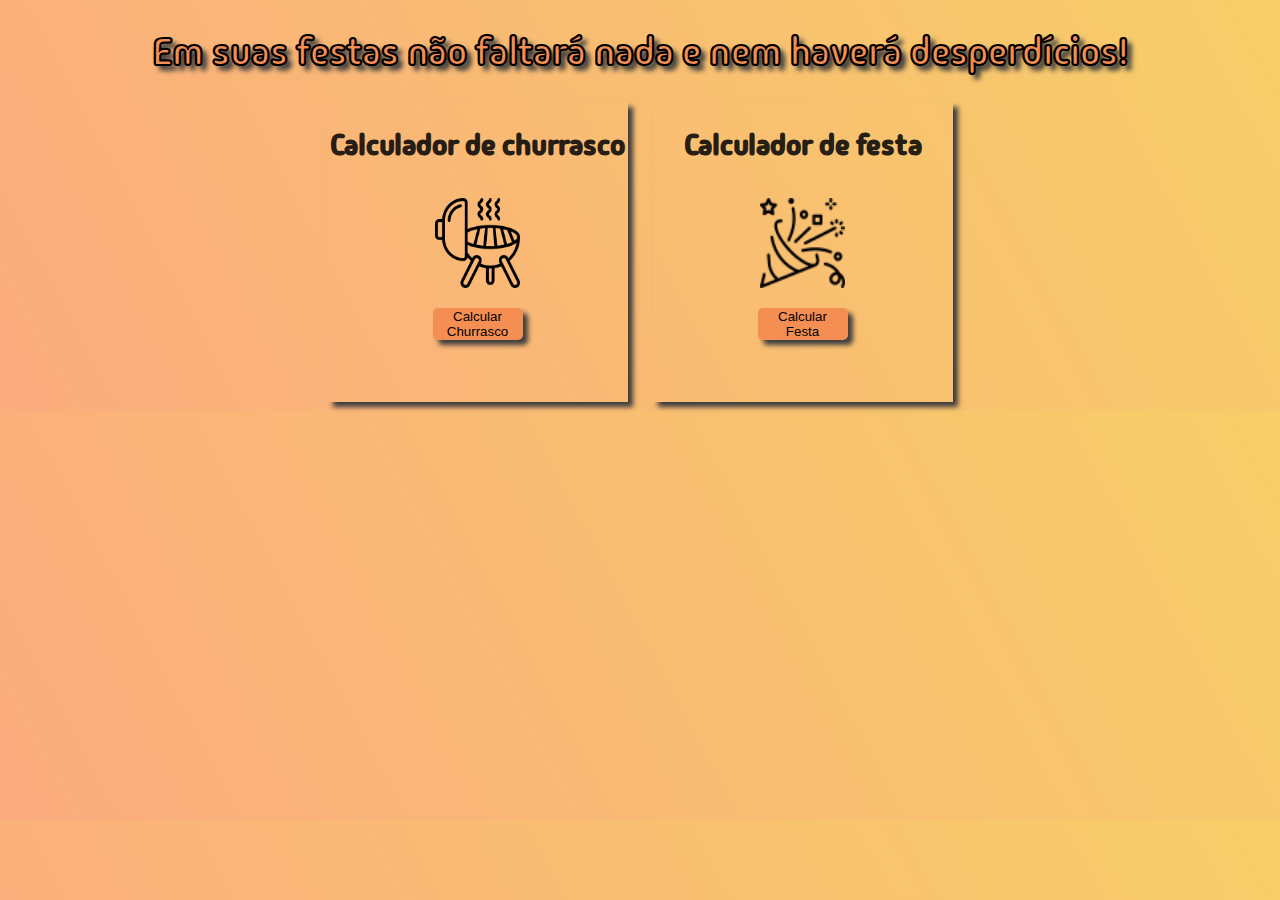
<file: index.html>
<!DOCTYPE html>
<html lang="en">

<head>
    <meta charset="UTF-8">
    <meta name="viewport" content="width=device-width, initial-scale=1.0">
    <link rel="preconnect" href="https://fonts.googleapis.com">
    <link rel="preconnect" href="https://fonts.gstatic.com" crossorigin>
    <link href="https://fonts.googleapis.com/css2?family=Angkor&family=Madimi+One&display=swap" rel="stylesheet">
    <link rel="stylesheet" href="style.css">
    <title>Calcular Festas</title>
</head>

<body>
    <h1>Em suas festas não faltará nada e nem haverá desperdícios!</h1>
    <div class="center">
        <div class="churrasco">
            <h2>Calculador de churrasco</h2>
            <img src="./churrasco.png" alt="Imagem Churrasqueira">
            <button onclick="window.location='churrasco.html'">Calcular Churrasco</button>
        </div>
        <div class="festa">
            <h2>Calculador de festa</h2>
            <img src="./confete.png" alt="Imagem CFesta">
            <button onclick="window.location='festa.html'">Calcular Festa</button>
        </div>
    </div>
</body>

</html>
</file>
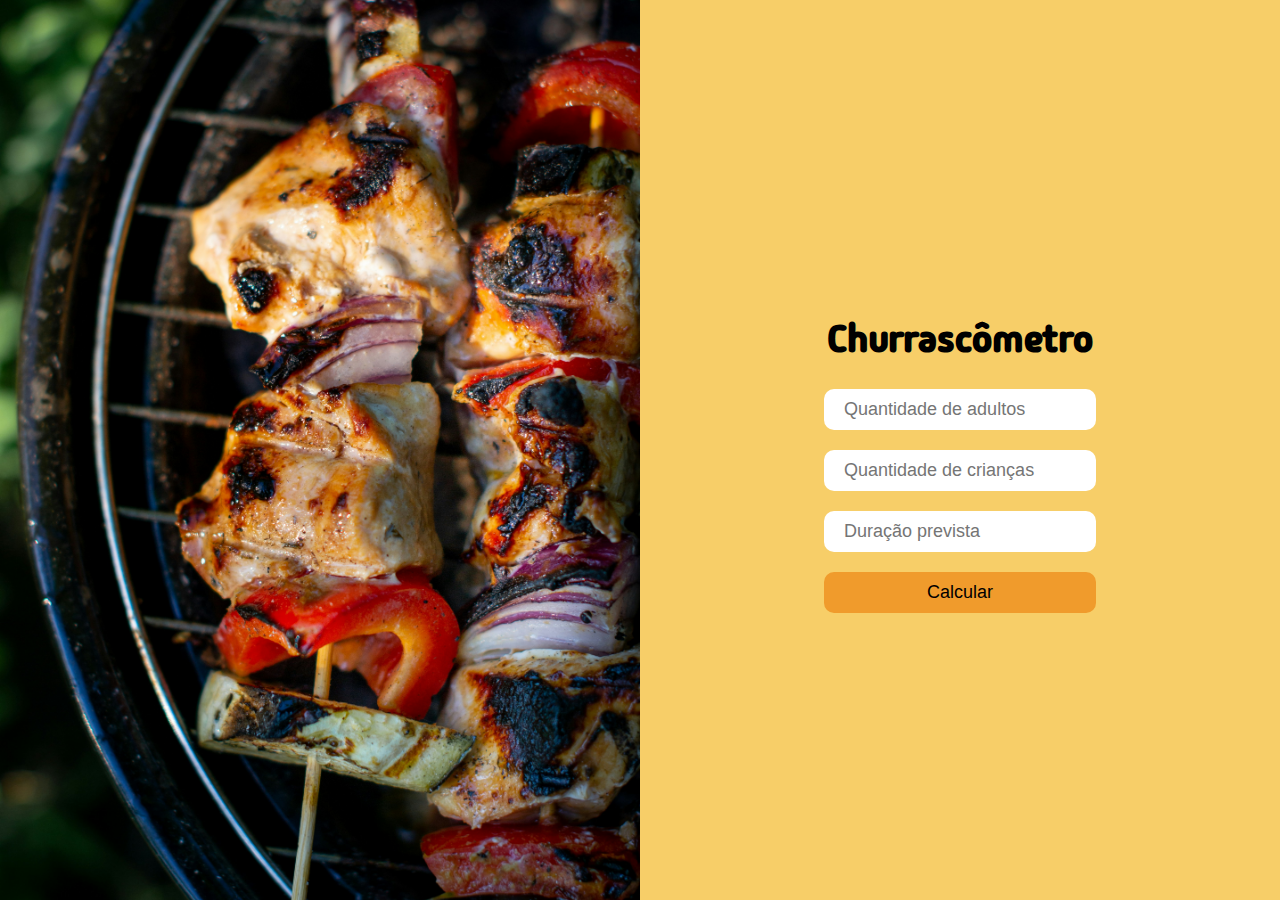
<file: churrasco.html>
<!DOCTYPE html>
<html lang="en">

<head>
    <meta charset="UTF-8">
    <meta name="viewport" content="width=device-width, initial-scale=1.0">
    <link rel="preconnect" href="https://fonts.googleapis.com">
    <link rel="preconnect" href="https://fonts.gstatic.com" crossorigin>
    <link href="https://fonts.googleapis.com/css2?family=Angkor&family=Madimi+One&display=swap" rel="stylesheet">
    <link rel="stylesheet" href="churrasco.css">
    <title>Churrascômetro</title>
</head>

<body>
    <div class="imagem"></div>
    <div class="formulario">

        <h1>Churrascômetro</h1>
        <div class="conteudo">
            <input type="number" id="adultos" placeholder="Quantidade de adultos">
            <input type="number" id="crianca" placeholder="Quantidade de crianças">
            <input type="number" id="duracao" placeholder="Duração prevista">
            <button onclick="calcular()">Calcular</button>
        </div>

        <div id="resultados"></div>

        <!--
            <ul>
                <li>
                    <img src="./carne.png" alt="Icone churrasco">
                    <span>2kg de carne</span>
                </li>
                <li>
                    <img src="./cerveja.png" alt="Icone cerveja">
                    <span>10 latinhas de cerveja</span>
                </li>
                <li>
                    <img src="./refrigerante.png" alt="Icone bebidas">
                    <span>2 garrafas de 2 litros</span>
                </li>
            </ul>
        </div>
        -->

    </div>
    <script src="churrasco.js"></script>
</body>

</html>
</file>
<file: style.css>
body {
    font-family: "Madimi One", sans-serif;
    font-size: larger;
    text-align: center;
    background-color: #FBAB7E;
    background-image: linear-gradient(62deg, #FBAB7E 0%, #F7CE68 100%);

}

.center {
    display: flex;
    justify-content: center;
    gap: 25px;
    flex-wrap: wrap;
}

.churrasco,
.festa {
    width: 300px;
    height: 300px;
    display: flex;
    flex-direction: column;
    align-items: center;
    box-shadow: 5px 5px 5px rgba(61, 61, 61, 1);
    transition: box-shadow 0.3s ease-in-out;
}

.churrasco:hover,
.festa:hover {
    box-shadow: 10px 10px 10px rgba(61, 61, 61, 1);

}

h1 {
    color: #f58e53;
    -webkit-text-stroke: 1px black;
    text-decoration: double;
    text-shadow: 5px 5px 5px rgba(61, 61, 61, 1);
    ;
}

h2 {
    color: rgba(8, 8, 8, 0.884);
}

img {
    width: 85px;
    height: 90px;
    margin-top: 10px;
}

button {
    width: 30%;
    border-radius: 5px;
    border: none;
    margin-top: 20px;
    background-color: #f58e53;
    color: rgb(0, 0, 0);
    box-shadow: 5px 5px 5px rgba(61, 61, 61, 1);
}

button:hover {
    cursor: pointer;
    background-color: #f3b56f;
}
</file>
<file: churrasco.css>
body {
    display: grid;
    grid-template-columns: 1fr 1fr;
    height: 100vh;
    margin: 0;
    padding: 0;
    font-family: "Madimi One", sans-serif;
    font-size: larger;
}

.imagem {
    background-image: url("./imgchurras.jpg");
    background-size: cover;
    background-position: center;
}

.formulario {
    background-color: #F7CE68;
    display: flex;
    flex-direction: column;
    justify-content: center;
    align-items: center;
}

.conteudo {
    display: flex;
    flex-direction: column;
    gap: 20px;
}

.conteudo input,
button {
    border: none;
    padding: 10px 20px;
    border-radius: 10px;
    font-size: 18px;
}

.conteudo input:focus {
    outline: none;

}

.conteudo button {
    background-color: #f09b2c;

}

.conteudo button:hover {
    background-color: #d67b03;
    cursor: pointer;
}

ul {
    list-style-type: none;
    padding: 0;
}

li {
    display: flex;
    align-items: center;
    margin-bottom: 10px;
}

li img {
    margin-right: 15px;
}

@media (max-width: 700px) {
    body {
        grid-template-columns: 1fr;
    }
}
</file>
